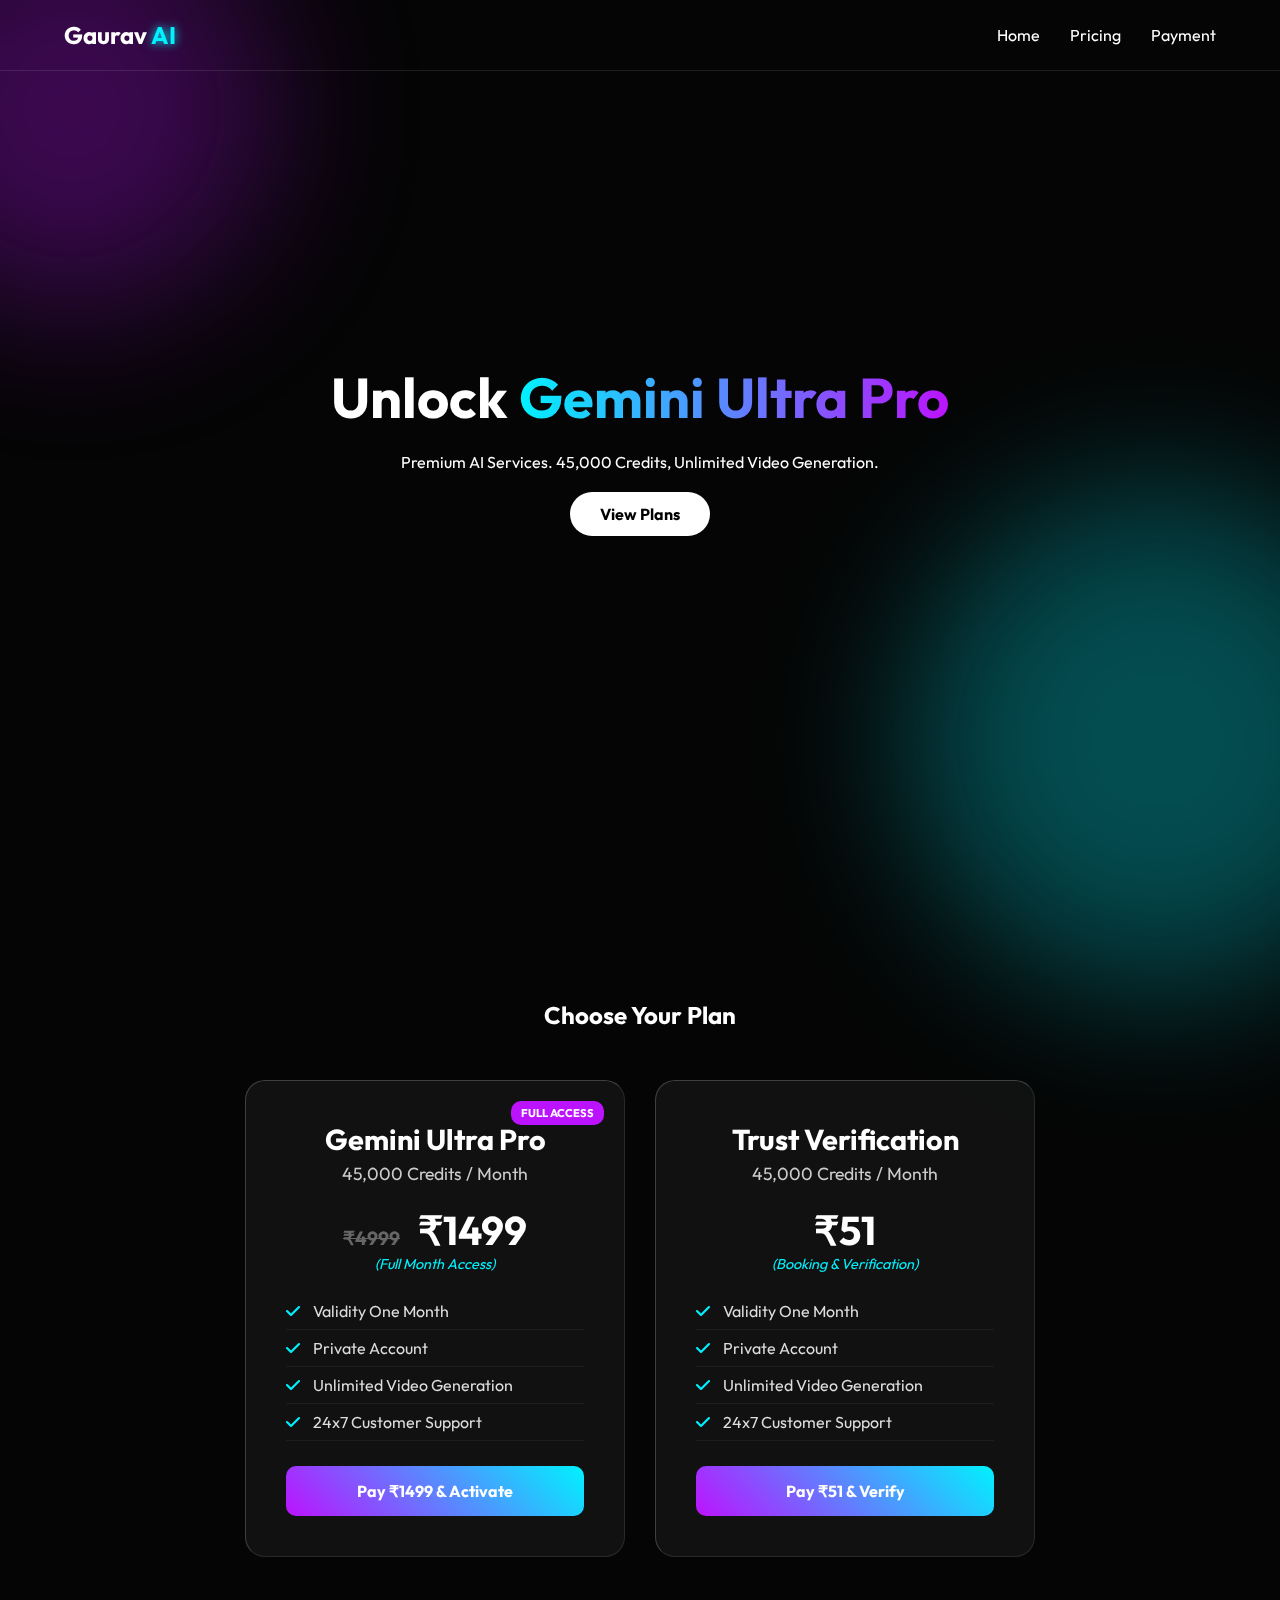
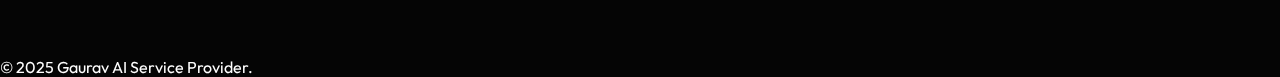
<file: index.html>
<!DOCTYPE html>
<html lang="en">
<head>
    <meta charset="UTF-8">
    <meta name="viewport" content="width=device-width, initial-scale=1.0">
    <title>Gaurav AI Services</title>
    <link rel="stylesheet" href="style.css">
    <!-- Icons -->
    <link rel="stylesheet" href="https://cdnjs.cloudflare.com/ajax/libs/font-awesome/6.4.0/css/all.min.css">
</head>
<body>

    <!-- Background Design -->
    <div class="background-blobs">
        <div class="blob blob-1"></div>
        <div class="blob blob-2"></div>
    </div>

    <!-- Navigation Bar -->
    <nav class="glass-nav">
        <div class="logo">Gaurav <span class="glow-text">AI</span></div>
        <ul class="nav-links" id="navLinks">
            <li><a href="#home">Home</a></li>
            <li><a href="#pricing">Pricing</a></li>
            <li><a href="payment.html">Payment</a></li>
        </ul>
        <div class="hamburger" onclick="toggleMenu()">
            <i class="fa-solid fa-bars"></i>
        </div>
    </nav>

    <!-- Hero Section -->
    <section id="home" class="hero-section">
        <div class="hero-content">
            <h1>Unlock <span class="glow-text-lg">Gemini Ultra Pro</span></h1>
            <p>Premium AI Services. 45,000 Credits, Unlimited Video Generation.</p>
            <a href="#pricing" class="cta-button">View Plans</a>
        </div>
    </section>

    <!-- Pricing Section -->
    <section id="pricing" class="pricing-section">
        <h2 class="section-title">Choose Your Plan</h2>
        
        <div class="pricing-container">
            
            <!-- Card 1: ₹1499 (Full Plan) -->
            <div class="glass-card price-card pro-card">
                <div class="badge best-value">FULL ACCESS</div>
                <h3>Gemini Ultra Pro</h3>
                <p class="credits">45,000 Credits / Month</p>
                
                <div class="price-tag">
                    <span class="old-price">₹4999</span>
                    <span class="new-price">₹1499</span>
                </div>
                <p class="payment-note">(Full Month Access)</p>

                <ul class="features-list">
                    <li><i class="fa-solid fa-check"></i> Validity One Month</li>
                    <li><i class="fa-solid fa-check"></i> Private Account</li>
                    <li><i class="fa-solid fa-check"></i> Unlimited Video Generation</li>
                    <li><i class="fa-solid fa-check"></i> 24x7 Customer Support</li>
                </ul>

                <a href="payment.html?amount=1499" class="pay-btn primary-btn">Pay ₹1499 & Activate</a>
            </div>

            <!-- Card 2: ₹51 (Trust Plan) -->
            <div class="glass-card price-card">
                <h3>Trust Verification</h3>
                <p class="credits">45,000 Credits / Month</p>
                
                <div class="price-tag">
                    <span class="new-price">₹51</span>
                </div>
                <p class="payment-note">(Booking & Verification)</p>

                <!-- Same Features -->
                <ul class="features-list">
                    <li><i class="fa-solid fa-check"></i> Validity One Month</li>
                    <li><i class="fa-solid fa-check"></i> Private Account</li>
                    <li><i class="fa-solid fa-check"></i> Unlimited Video Generation</li>
                    <li><i class="fa-solid fa-check"></i> 24x7 Customer Support</li>
                </ul>

                <a href="payment.html?amount=51" class="pay-btn">Pay ₹51 & Verify</a>
            </div>

        </div>
    </section>

    <footer>
        <p>&copy; 2025 Gaurav AI Service Provider.</p>
    </footer>

    <script src="script.js"></script>
</body>
</html>
</file>
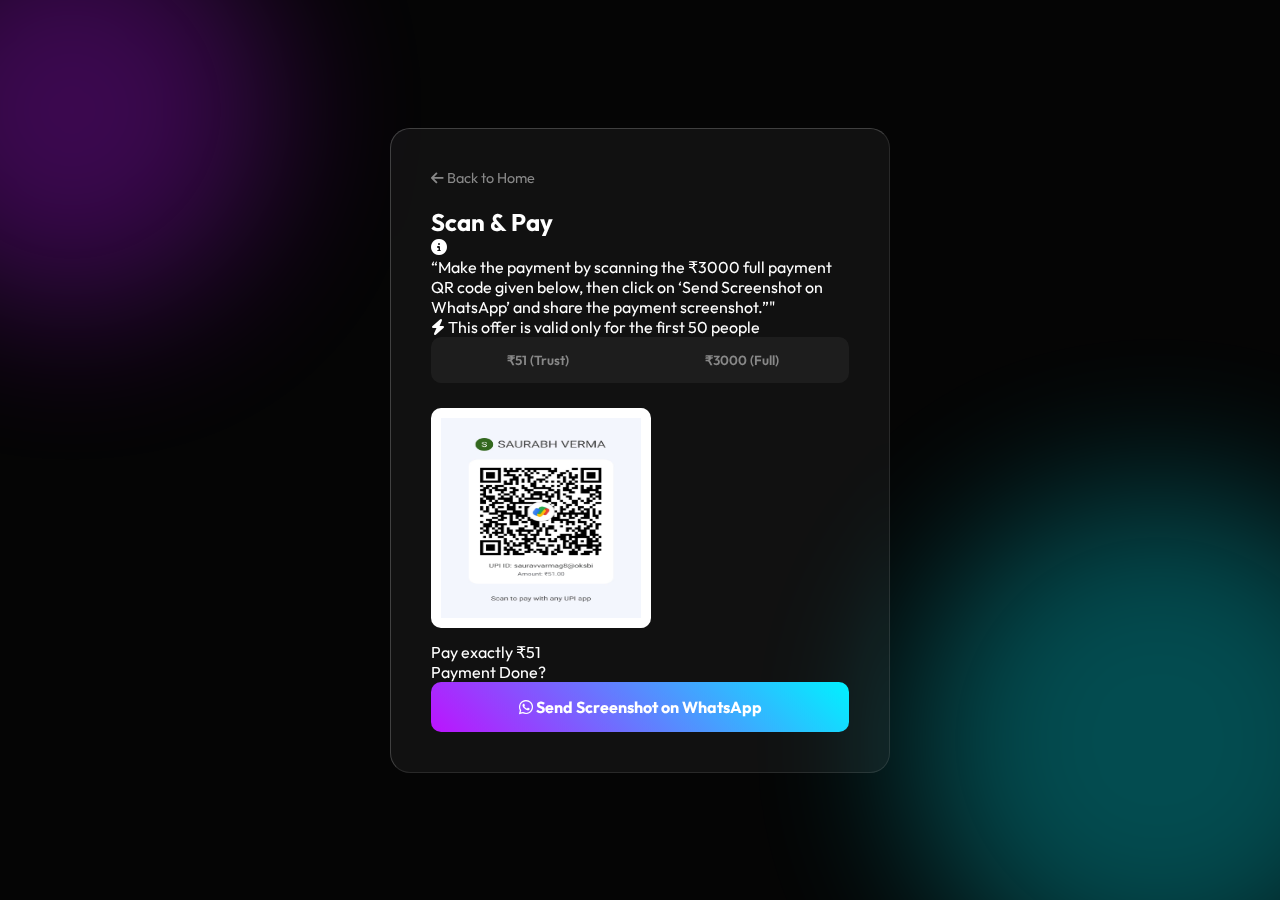
<file: payment.html>
<!DOCTYPE html>
<html lang="en">
<head>
    <meta charset="UTF-8">
    <meta name="viewport" content="width=device-width, initial-scale=1.0">
    <title>Payment - Gaurav AI</title>

    <link rel="stylesheet" href="style.css">
    <link rel="stylesheet" href="https://cdnjs.cloudflare.com/ajax/libs/font-awesome/6.4.0/css/all.min.css">
</head>
<body>

    <div class="background-blobs">
        <div class="blob blob-1"></div>
        <div class="blob blob-2"></div>
    </div>

    <div class="payment-wrapper">
        <div class="glass-card payment-card">

            <a href="index.html" class="back-link">
                <i class="fa-solid fa-arrow-left"></i> Back to Home
            </a>

            <h2>Scan & Pay</h2>

            <div class="alert-box">
                <i class="fa-solid fa-circle-info"></i>
                <p>“Make the payment by scanning the ₹3000 full payment QR code given below, then click on ‘Send Screenshot on WhatsApp’ and share the payment screenshot.”"</p>
            </div>
            <!-- Offer Glass Box -->
            <!-- Offer Glass Box -->
            <div class="offer-glass">
                <i class="fa-solid fa-bolt"></i>
                <p<Offer> This offer is valid only for the first 50 people</p>
            </div>

            <!-- Amount Buttons -->
            <div class="amount-toggle">
                <button class="toggle-btn" id="btn-51" onclick="setAmount(51)">₹51 (Trust)</button>
                <button class="toggle-btn" id="btn-3000" onclick="setAmount(1499)">₹3000 (Full)</button>
            </div>

            <!-- QR Code Image Section -->
            <div class="qr-section">
                <div class="qr-frame">
                    <!-- Default image 51 hai, JS isko change karega -->
                    <img id="qrImage" src="qr-51.jpg" alt="Payment QR Code">
                </div>

                <div class="scan-text">
                    Pay exactly <span id="displayAmount" class="highlight">₹51</span>
                </div>
            </div>

            <div class="action-area">
                <p class="small-text">Payment Done?</p>
                <button onclick="openWhatsApp()" class="pay-btn primary-btn">
                    <i class="fa-brands fa-whatsapp"></i> Send Screenshot on WhatsApp
                </button>
            </div>

        </div>
    </div>

    <!-- DHYAN DEIN: Yahan 'script.js' small letters mein hona chahiye -->
    <script src="script.js"></script>

    <script>
        // Ye chhota script ensure karega ki page load hote hi sahi QR dikhe
        window.onload = function () {
            const urlParams = new URLSearchParams(window.location.search);
            const amount = urlParams.get('amount');

            // Agar URL me 1499 hai to 1499 wala function chale
            if (amount === '3000') {
                setAmount(3000);
            } else {
                setAmount(51);
            }
        };
    </script>

</body>
</html>
</file>
<file: style.css>
@import url('https://fonts.googleapis.com/css2?family=Outfit:wght@300;400;600;700&display=swap');

:root {
    --primary: #00f2ff;
    --secondary: #bc13fe;
    --dark-bg: #050505;
    --glass: rgba(255, 255, 255, 0.05);
    --border: 1px solid rgba(255, 255, 255, 0.1);
    --text: #ffffff;
}

* { margin: 0; padding: 0; box-sizing: border-box; font-family: 'Outfit', sans-serif; scroll-behavior: smooth; }

body { background-color: var(--dark-bg); color: var(--text); overflow-x: hidden; }

/* --- Background Animation --- */
.background-blobs { position: fixed; width: 100%; height: 100%; z-index: -1; pointer-events: none; }
.blob { position: absolute; border-radius: 50%; filter: blur(80px); opacity: 0.3; }
.blob-1 { width: 400px; height: 400px; background: var(--secondary); top: -10%; left: -10%; animation: float 10s infinite alternate; }
.blob-2 { width: 500px; height: 500px; background: var(--primary); bottom: -10%; right: -10%; animation: float 12s infinite alternate-reverse; }
@keyframes float { to { transform: translate(50px, 50px); } }

/* --- Navigation --- */
nav { display: flex; justify-content: space-between; align-items: center; padding: 20px 5%; position: fixed; width: 100%; top: 0; z-index: 100; backdrop-filter: blur(10px); border-bottom: var(--border); }
.logo { font-size: 1.5rem; font-weight: 700; }
.glow-text { color: var(--primary); text-shadow: 0 0 10px var(--primary); }
.nav-links { display: flex; gap: 30px; list-style: none; }
.nav-links a { color: white; text-decoration: none; transition: 0.3s; }
.nav-links a:hover { color: var(--primary); }
.hamburger { display: none; font-size: 1.5rem; cursor: pointer; }

/* --- Hero Section --- */
.hero-section { height: 100vh; display: flex; align-items: center; justify-content: center; text-align: center; padding: 0 20px; }
.hero-content h1 { font-size: 3.5rem; margin-bottom: 20px; line-height: 1.2; }
.glow-text-lg { background: linear-gradient(90deg, var(--primary), var(--secondary)); -webkit-background-clip: text; color: transparent; }
.cta-button { display: inline-block; padding: 12px 30px; background: white; color: black; border-radius: 30px; text-decoration: none; font-weight: bold; margin-top: 20px; transition: 0.3s; }
.cta-button:hover { transform: scale(1.05); box-shadow: 0 0 20px var(--primary); }

/* --- Pricing Card --- */
.pricing-section { padding: 100px 20px; text-align: center; }
.pricing-container { display: flex; justify-content: center; gap: 30px; flex-wrap: wrap; margin-top: 50px; }

.glass-card {
    background: var(--glass);
    backdrop-filter: blur(16px);
    border: var(--border);
    border-top: 1px solid rgba(255,255,255,0.2);
    border-left: 1px solid rgba(255,255,255,0.2);
    padding: 40px;
    border-radius: 20px;
    width: 100%;
    max-width: 380px;
    position: relative;
    transition: 0.3s;
}
.glass-card:hover { transform: translateY(-10px); border-color: var(--primary); }
.badge { position: absolute; top: 20px; right: 20px; background: var(--secondary); padding: 5px 10px; font-size: 0.7rem; border-radius: 10px; font-weight: bold; }
.glass-card h3 { font-size: 1.8rem; margin-bottom: 5px; }
.credits { color: #ccc; margin-bottom: 20px; font-size: 1.1rem; }
.price-tag { font-size: 2.5rem; font-weight: bold; color: white; }
.old-price { text-decoration: line-through; color: #666; font-size: 1.2rem; margin-right: 10px; }
.payment-note { color: var(--primary); font-size: 0.9rem; margin-bottom: 20px; font-style: italic; }
.features-list { list-style: none; text-align: left; margin-bottom: 25px; }
.features-list li { padding: 8px 0; border-bottom: 1px solid rgba(255,255,255,0.05); color: #ddd; }
.features-list i { color: var(--primary); margin-right: 10px; }

.pay-btn { display: block; width: 100%; padding: 15px; border: none; border-radius: 10px; background: linear-gradient(45deg, var(--secondary), var(--primary)); color: white; font-weight: bold; cursor: pointer; font-size: 1rem; transition: 0.3s; text-decoration: none; text-align: center; }
.pay-btn:hover { filter: brightness(1.2); }

/* --- Payment Page Specifics --- */
.payment-wrapper { min-height: 100vh; display: flex; justify-content: center; align-items: center; padding: 20px; }
.payment-card { max-width: 500px; }
.back-link { display: block; text-align: left; color: #888; text-decoration: none; margin-bottom: 20px; font-size: 0.9rem; }
.back-link:hover { color: var(--primary); }
.sub-text { color: #ccc; margin-bottom: 25px; font-size: 0.9rem; }

.amount-toggle { display: flex; background: rgba(255,255,255,0.05); border-radius: 10px; padding: 5px; margin-bottom: 25px; }
.toggle-btn { flex: 1; padding: 10px; border: none; background: transparent; color: #888; cursor: pointer; border-radius: 8px; font-weight: 600; transition: 0.3s; }
.toggle-btn.active { background: var(--primary); color: #000; box-shadow: 0 0 15px rgba(0, 242, 255, 0.3); }

.qr-frame { background: white; padding: 10px; border-radius: 10px; display: inline-block; margin-bottom: 10px; }
.qr-frame img { width: 200px; height: 200px; display: block; }
.upi-id { margin-top: 10px; font-family: monospace; background: rgba(0,0,0,0.3); padding: 5px 10px; border-radius: 5px; display: inline-block; font-size: 0.9rem; }

.form-group { text-align: left; margin-bottom: 15px; }
.form-group label { display: block; font-size: 0.85rem; color: var(--primary); margin-bottom: 5px; margin-left: 5px; }
.form-group input { width: 100%; padding: 12px; background: rgba(255,255,255,0.05); border: 1px solid rgba(255,255,255,0.1); border-radius: 8px; color: white; outline: none; transition: 0.3s; }
.form-group input:focus { border-color: var(--primary); background: rgba(255,255,255,0.1); }

.divider { display: flex; align-items: center; text-align: center; margin: 20px 0; color: #666; font-size: 0.8rem; }
.divider::before, .divider::after { content: ''; flex: 1; border-bottom: 1px solid rgba(255,255,255,0.1); }
.divider span { padding: 0 10px; }

/* --- Mobile Responsive --- */
@media (max-width: 768px) {
    .nav-links { position: fixed; top: 0; right: -100%; width: 70%; height: 100vh; background: #000; flex-direction: column; justify-content: center; transition: 0.3s; border-left: 1px solid #333; }
    .nav-links.active { right: 0; }
    .hamburger { display: block; }
    .hero-content h1 { font-size: 2.5rem; }
            }
</file>
